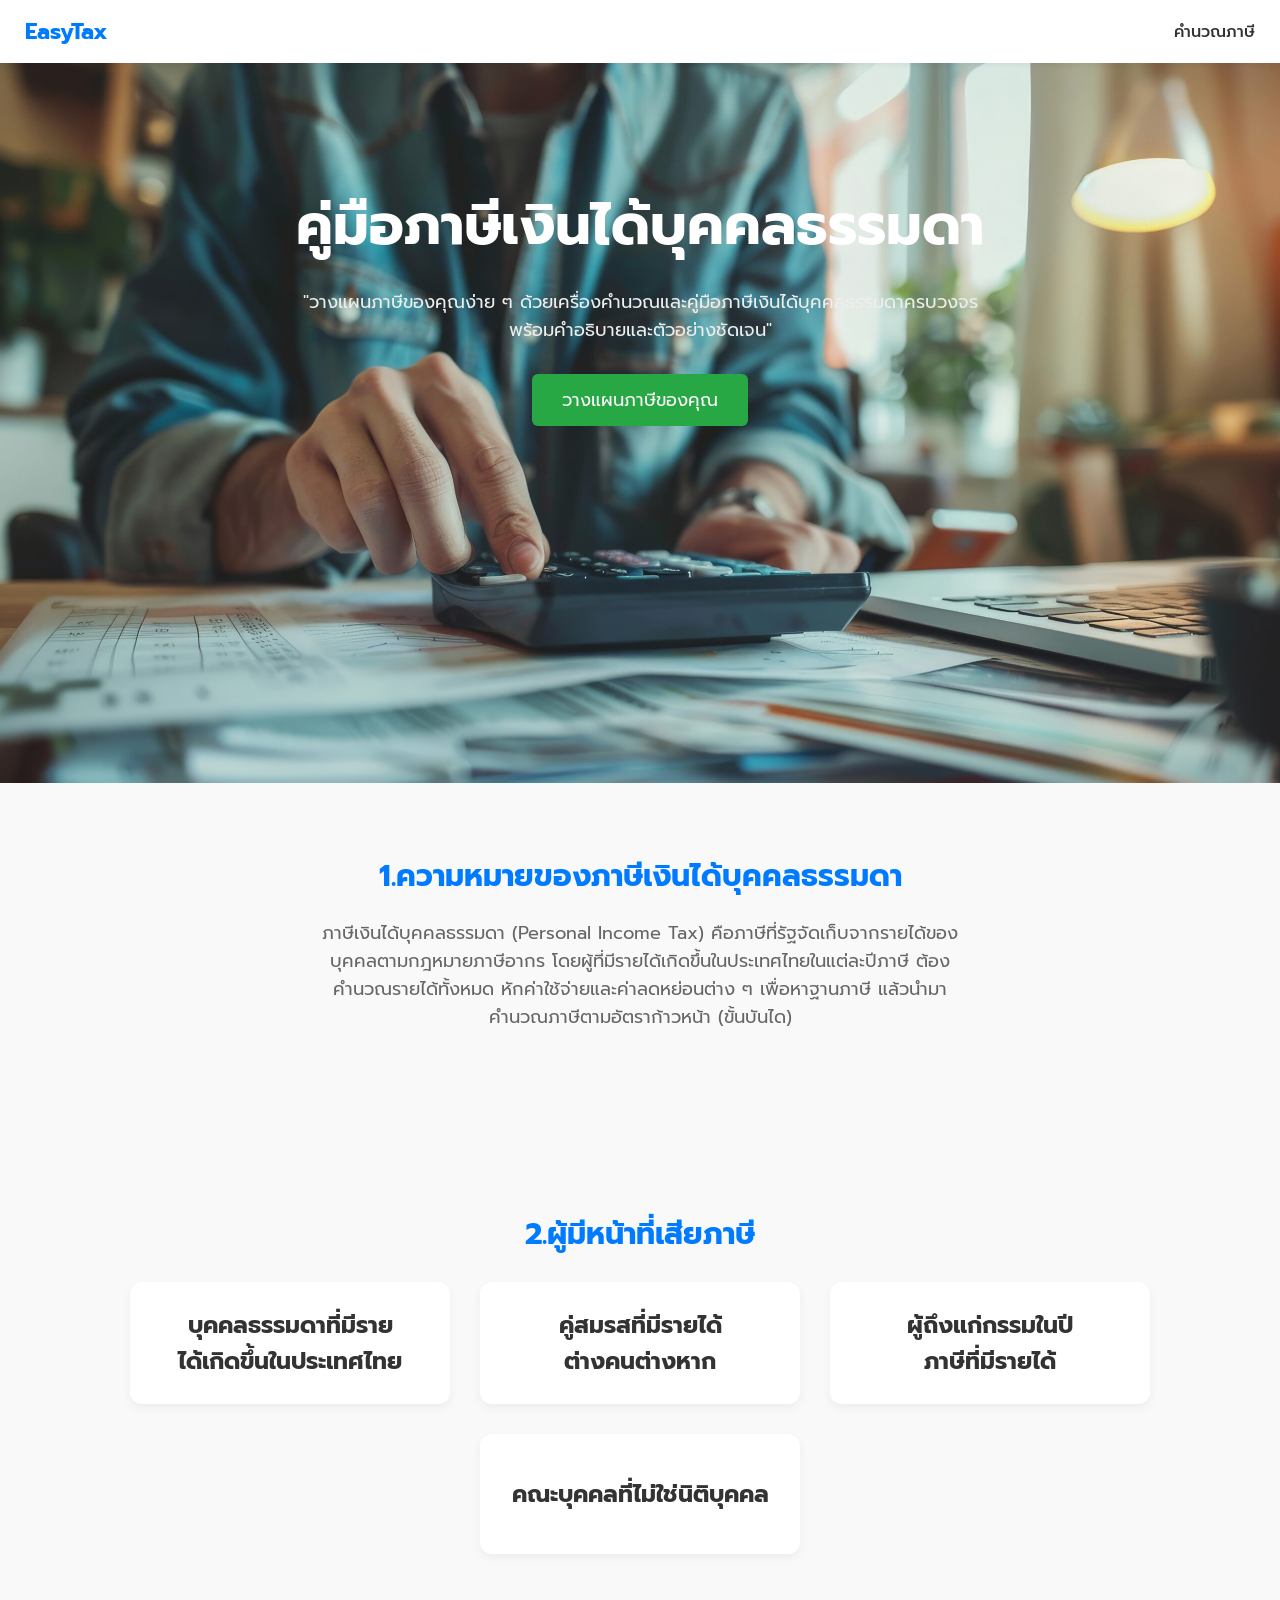
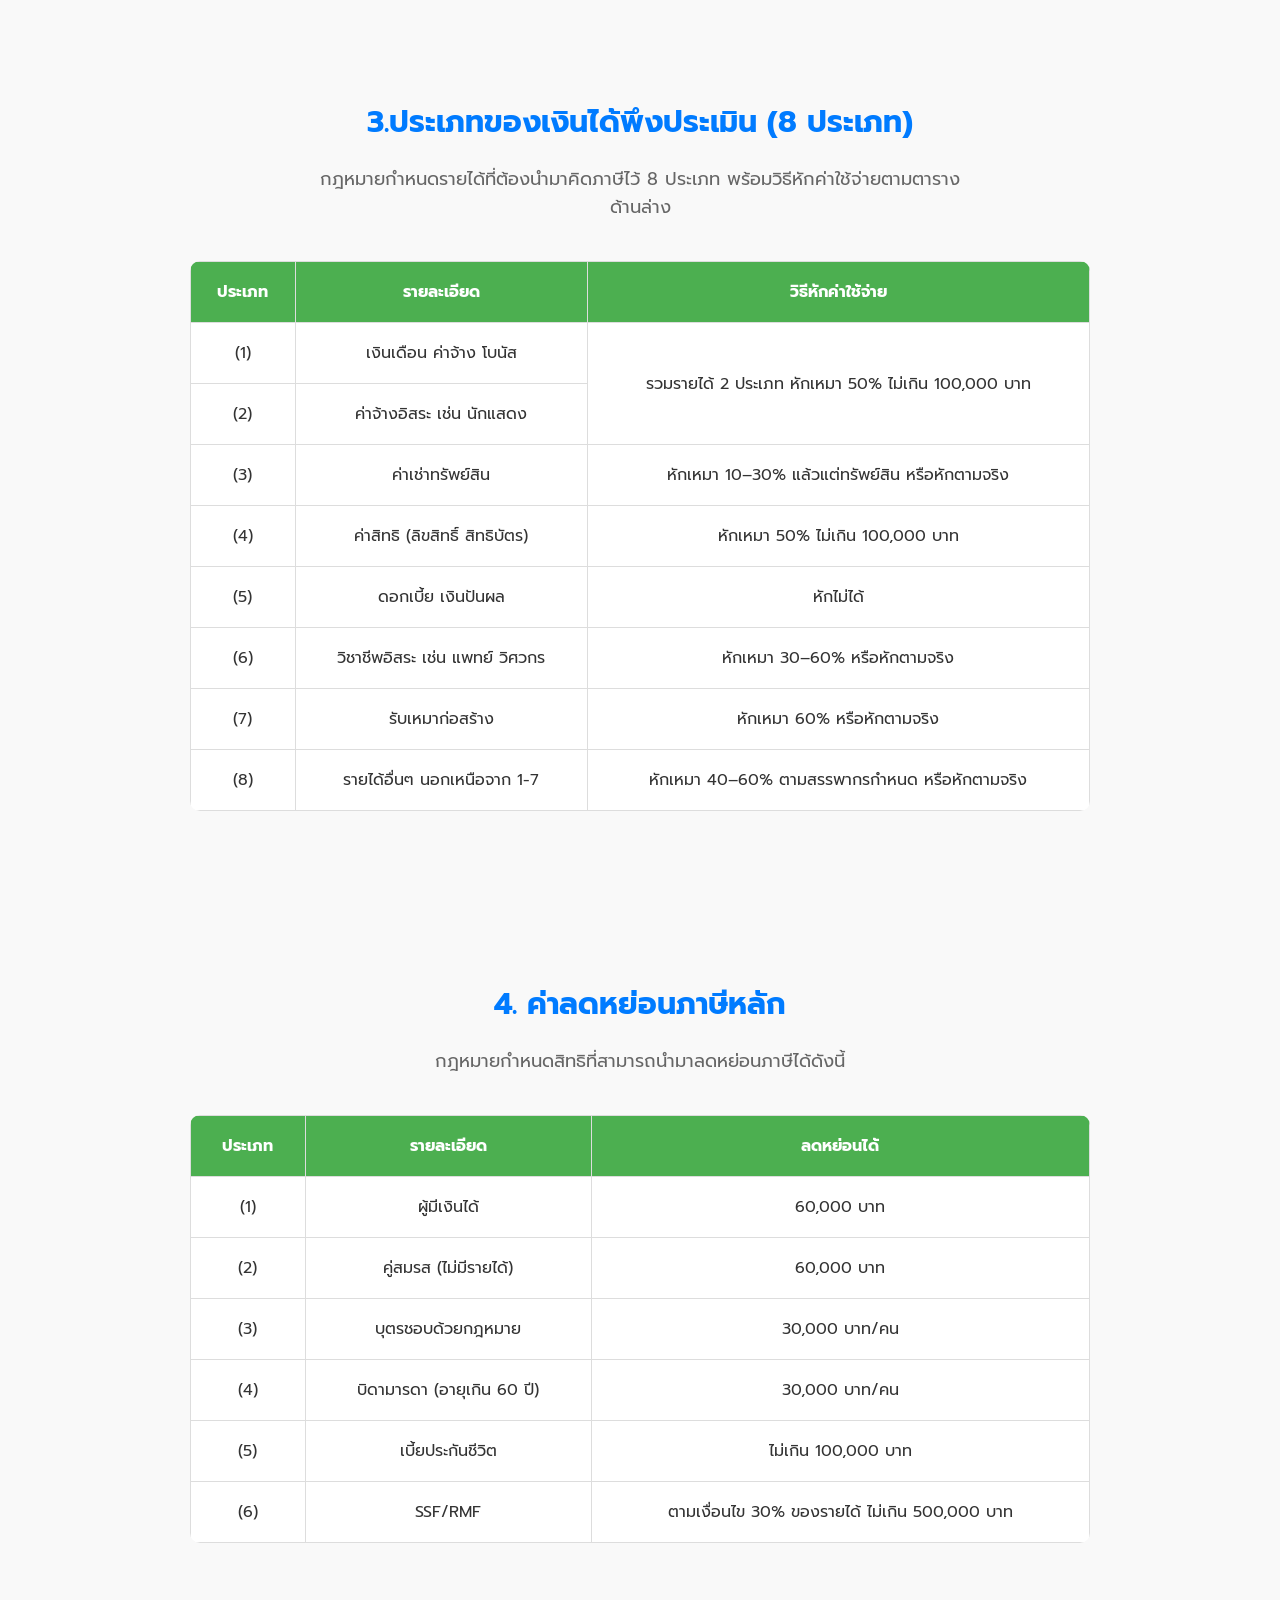
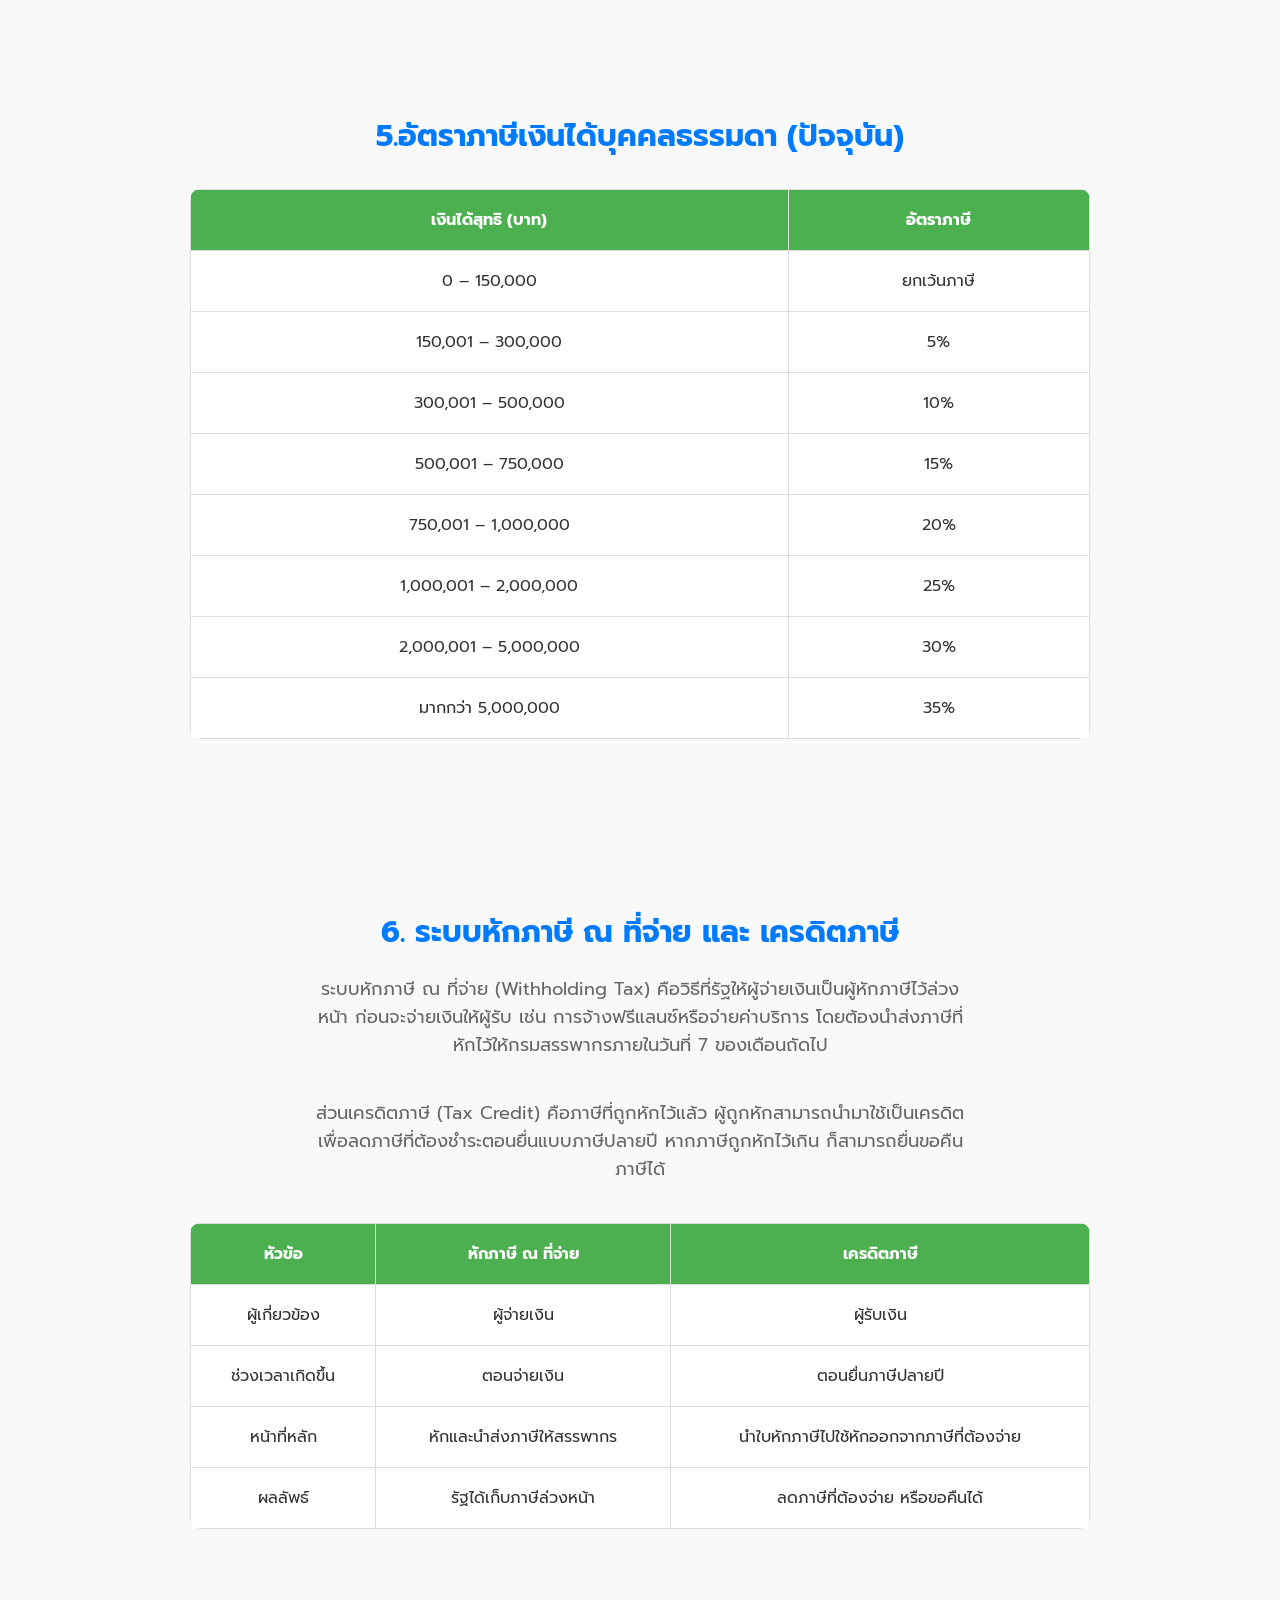
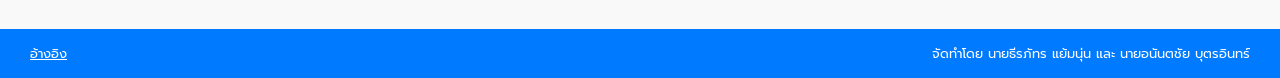
<file: index.html>
<!DOCTYPE html>
<html lang="th">
  <head>
    <meta charset="UTF-8" />
    <meta name="viewport" content="width=device-width, initial-scale=1.0" />
    <title>EasyTax – เครื่องคำนวณภาษี</title>
    <link rel="stylesheet" href="styles.css">
    <link href="https://fonts.googleapis.com/css2?family=Prompt:wght@400;600;700&display=swap" rel="stylesheet">
  </head> 
  <body>
    <header>
      <div class="logo">EasyTax</div>
      <nav>
        <a href="calculator.html" class="hover-link">คำนวณภาษี</a>
      </nav>
    </header>

    <section class="hero">
      <h1>คู่มือภาษีเงินได้บุคคลธรรมดา</h1>
      <p>
        "วางแผนภาษีของคุณง่าย ๆ
        ด้วยเครื่องคำนวณและคู่มือภาษีเงินได้บุคคลธรรมดาครบวงจร
        พร้อมคำอธิบายและตัวอย่างชัดเจน"
      </p>
      <button ><a style="text-decoration: none;color:#fafafa;" href="calculator.html">วางแผนภาษีของคุณ</a></button>
    </section>

    <section class="section">
      <h2>1.ความหมายของภาษีเงินได้บุคคลธรรมดา</h2>
      <p>
        ภาษีเงินได้บุคคลธรรมดา (Personal Income Tax)
        คือภาษีที่รัฐจัดเก็บจากรายได้ของบุคคลตามกฎหมายภาษีอากร
        โดยผู้ที่มีรายได้เกิดขึ้นในประเทศไทยในแต่ละปีภาษี ต้องคำนวณรายได้ทั้งหมด
        หักค่าใช้จ่ายและค่าลดหย่อนต่าง ๆ เพื่อหาฐานภาษี
        แล้วนำมาคำนวณภาษีตามอัตราก้าวหน้า (ขั้นบันได)
      </p>
    </section>

    <section class="section">
      <h2>2.ผู้มีหน้าที่เสียภาษี</h2>
      <div class="cards">
        <div class="cardInfo">
          <h3>บุคคลธรรมดาที่มีราย<br>ได้เกิดขึ้นในประเทศไทย</h3>
        </div>
        <div class="cardInfo">
          <h3>คู่สมรสที่มีรายได้<br>ต่างคนต่างหาก</h3>
        </div>
        <div class="cardInfo">
          <h3>ผู้ถึงแก่กรรมในปี<br>ภาษีที่มีรายได้</h3>
        </div>
        <div class="cardInfo">
          <h3>คณะบุคคลที่ไม่ใช่นิติบุคคล </h3>
        </div>
      </div>
    </section>

    <section class="section">
      <h2>3.ประเภทของเงินได้พึงประเมิน (8 ประเภท)</h2>
      <p>กฎหมายกำหนดรายได้ที่ต้องนำมาคิดภาษีไว้ 8 ประเภท
        พร้อมวิธีหักค่าใช้จ่ายตามตารางด้านล่าง</p>
      <table>
        <thead>
          <tr>
            <th>ประเภท</th>
            <th>รายละเอียด</th>
            <th>วิธีหักค่าใช้จ่าย</th>
          </tr>
        </thead>
        <tbody>
          <tr>
            <td>(1)</td>
            <td>เงินเดือน ค่าจ้าง โบนัส</td>
            <td rowspan="2">รวมรายได้ 2 ประเภท หักเหมา 50% ไม่เกิน 100,000 บาท</td>

          </tr>
          <tr>
            <td>(2)</td>
            <td>ค่าจ้างอิสระ เช่น นักแสดง</td>
            
          </tr>
          <tr>
            <td>(3)</td>
            <td>ค่าเช่าทรัพย์สิน</td>
            <td>หักเหมา 10–30% แล้วแต่ทรัพย์สิน หรือหักตามจริง</td>
          </tr>
          <tr>
            <td>(4)</td>
            <td>ค่าสิทธิ (ลิขสิทธิ์ สิทธิบัตร)</td>
            <td>หักเหมา 50% ไม่เกิน 100,000 บาท</td>
          </tr>
          <tr>
            <td>(5)</td>
            <td>ดอกเบี้ย เงินปันผล</td>
            <td>หักไม่ได้</td>
          </tr>
          <tr>
            <td>(6)</td>
            <td>วิชาชีพอิสระ เช่น แพทย์ วิศวกร</td>
            <td>หักเหมา 30–60% หรือหักตามจริง</td>
          </tr>
          <tr>
            <td>(7)</td>
            <td>รับเหมาก่อสร้าง</td>
            <td>หักเหมา 60% หรือหักตามจริง</td>
          </tr>
          <tr>
            <td>(8)</td>
            <td>รายได้อื่นๆ นอกเหนือจาก 1-7</td>
            <td> หักเหมา 40–60% ตามสรรพากรกำหนด หรือหักตามจริง</td>
          </tr>
        </tbody>
      </table>
    </section>

    <section class="section">
      <h2>4. ค่าลดหย่อนภาษีหลัก</h2>
      <p>กฎหมายกำหนดสิทธิที่สามารถนำมาลดหย่อนภาษีได้ดังนี้</p>
      <table>
        <thead>
          <tr>
            <th>ประเภท</th>
            <th>รายละเอียด</th>
            <th>ลดหย่อนได้</th>
          </tr>
        </thead>
        <tbody>
         <tr>
            <td>(1)</td>
            <td>ผู้มีเงินได้</td>
            <td>60,000 บาท</td>
          </tr>
          <tr>
            <td>(2)</td>
            <td>คู่สมรส (ไม่มีรายได้)</td>
            <td>60,000 บาท</td>
          </tr>
          <tr>
          <tr>
            <td>(3)</td>
            <td>บุตรชอบด้วยกฎหมาย</td>
            <td>30,000 บาท/คน</td>
          </tr>
          <tr>
            <td>(4)</td>
            <td>บิดามารดา (อายุเกิน 60  ปี)</td>
            <td> 30,000 บาท/คน</td>
          </tr>
          <tr>
            <td>(5)</td>
            <td>เบี้ยประกันชีวิต</td>
            <td>ไม่เกิน 100,000 บาท</td>
          </tr>
          <tr>
            <td>(6)</td>  
            <td>SSF/RMF </td>
            <td>ตามเงื่อนไข 30% ของรายได้ ไม่เกิน 500,000 บาท</td>
          </tr>
          
        </tbody>
      </table>
    </section>

    <section class="section">
      <h2>5.อัตราภาษีเงินได้บุคคลธรรมดา (ปัจจุบัน)</h2>

      <table>
        <thead>
          <tr>
            <th>เงินได้สุทธิ (บาท)</th>
            <th>อัตราภาษี</th>
          </tr>
        </thead>
        <tbody>
          <tr>
            <td>0 – 150,000</td>
            <td>ยกเว้นภาษี</td>
          </tr>
          <tr>
            <td>150,001 – 300,000</td>
            <td>5%</td>
          </tr>
          <tr>
            <td>300,001 – 500,000</td>
            <td>10%</td>
          </tr>
          <tr>
            <td>500,001 – 750,000</td>
            <td>15%</td>
          </tr>
          <tr>
            <td>750,001 – 1,000,000</td>
            <td>20%</td>
          </tr>
          <tr>
            <td>1,000,001 – 2,000,000</td>
            <td>25%</td>
          </tr>
          <tr>
            <td>2,000,001 – 5,000,000</td>
            <td>30%</td>
          </tr>
          <tr>
            <td>มากกว่า 5,000,000</td>
            <td>35%</td> 
          </tr>
        </tbody>
      </table>
    </section>

    <section class="section">
      <h2>6. ระบบหักภาษี ณ ที่จ่าย และ เครดิตภาษี</h2>
      <p>
        ระบบหักภาษี ณ ที่จ่าย (Withholding Tax) คือวิธีที่รัฐให้ผู้จ่ายเงินเป็นผู้หักภาษีไว้ล่วงหน้า 
        ก่อนจะจ่ายเงินให้ผู้รับ เช่น การจ้างฟรีแลนซ์หรือจ่ายค่าบริการ โดยต้องนำส่งภาษีที่หักไว้ให้กรมสรรพากรภายในวันที่ 7 ของเดือนถัดไป
      </p>
      <p>
        ส่วนเครดิตภาษี (Tax Credit) คือภาษีที่ถูกหักไว้แล้ว ผู้ถูกหักสามารถนำมาใช้เป็นเครดิต 
        เพื่อลดภาษีที่ต้องชำระตอนยื่นแบบภาษีปลายปี หากภาษีถูกหักไว้เกิน ก็สามารถยื่นขอคืนภาษีได้
      </p>
      <table>
        <thead>
          <tr><th>หัวข้อ</th><th>หักภาษี ณ ที่จ่าย</th><th>เครดิตภาษี</th></tr>
        </thead>
        <tbody>
          <tr><td>ผู้เกี่ยวข้อง</td><td>ผู้จ่ายเงิน</td><td>ผู้รับเงิน</td></tr>
          <tr><td>ช่วงเวลาเกิดขึ้น</td><td>ตอนจ่ายเงิน</td><td>ตอนยื่นภาษีปลายปี</td></tr>
          <tr><td>หน้าที่หลัก</td><td>หักและนำส่งภาษีให้สรรพากร</td><td>นำใบหักภาษีไปใช้หักออกจากภาษีที่ต้องจ่าย</td></tr>
          <tr><td>ผลลัพธ์</td><td>รัฐได้เก็บภาษีล่วงหน้า</td><td>ลดภาษีที่ต้องจ่าย หรือขอคืนได้</td></tr>
        </tbody>
      </table>
    </section>

    <footer class="footer">
      <a class="footer-left" href="https://www.rd.go.th/62337.html">อ้างอิง</a>

      <div class="footer-right">จัดทำโดย นายธีรภัทร แย้มนุ่น และ นายอนันตชัย บุตรอินทร์</div>
    </footer>
  </body>
</html>
</file>
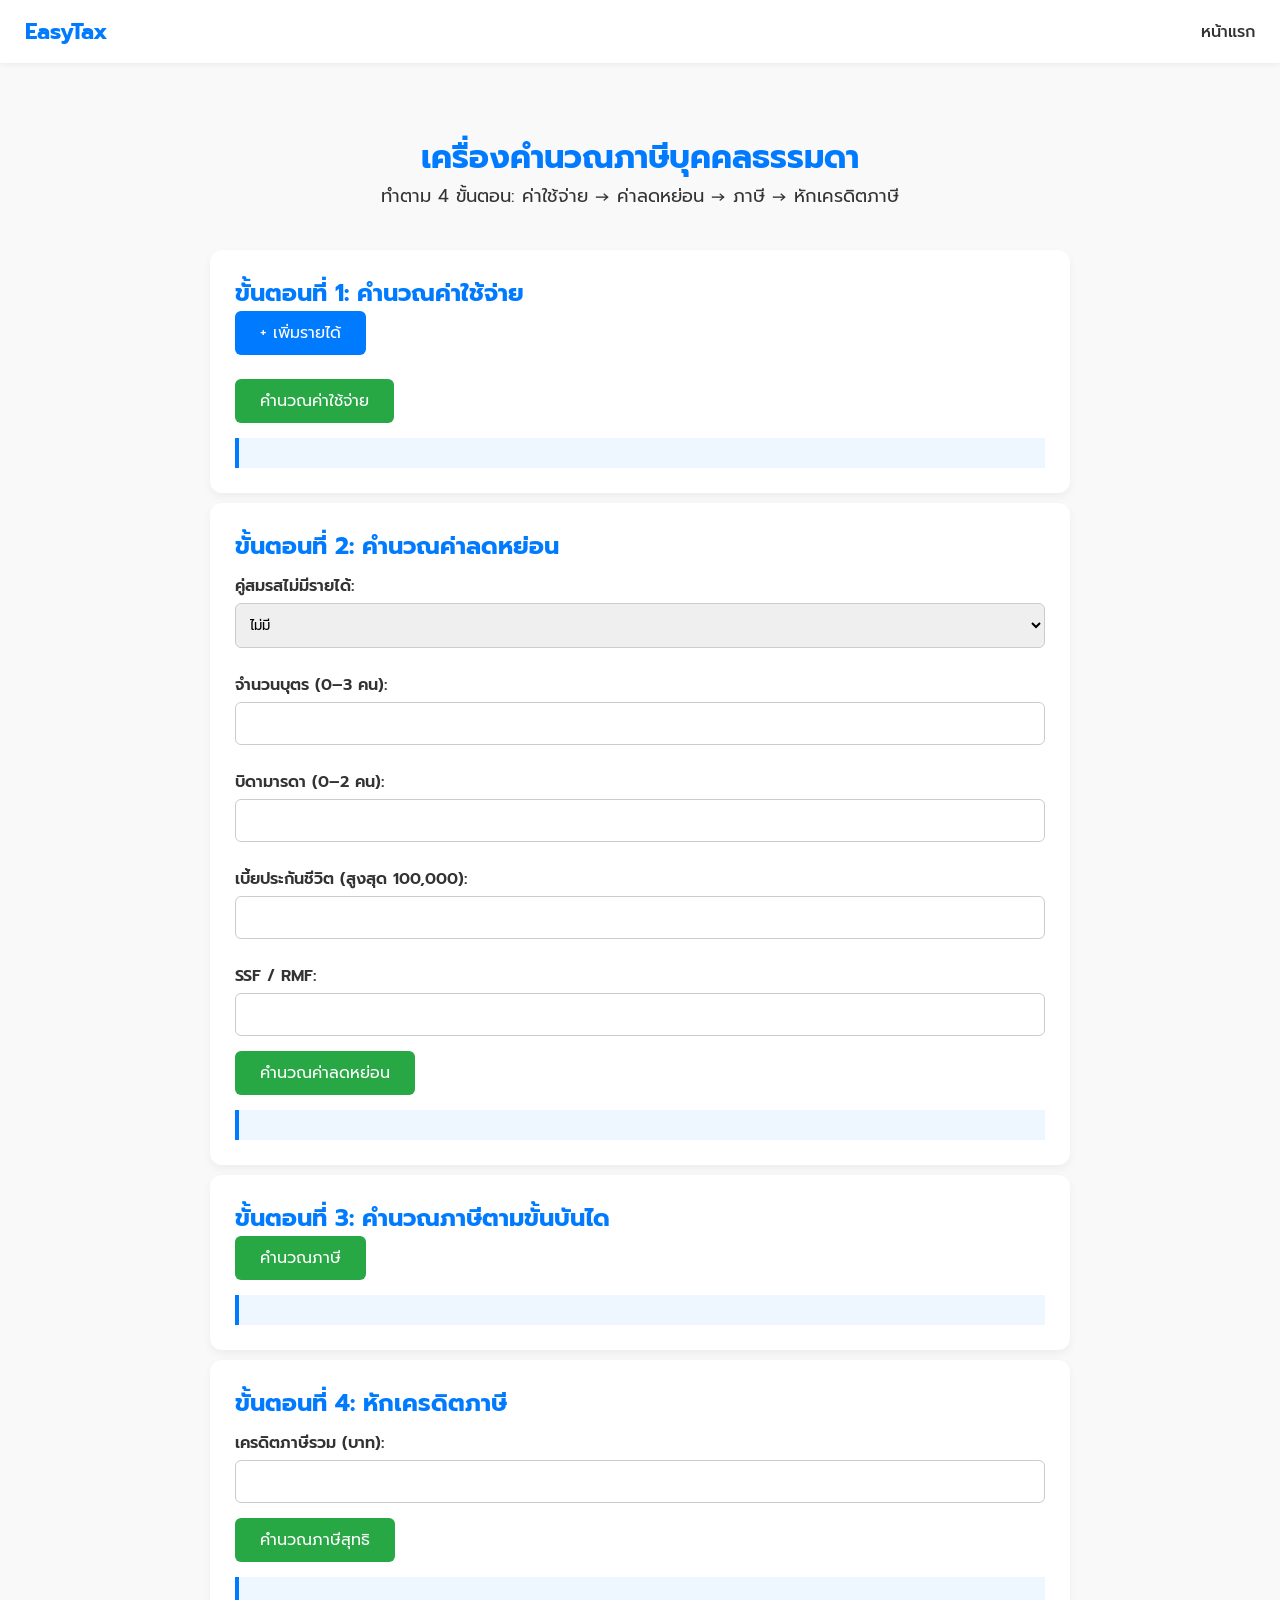
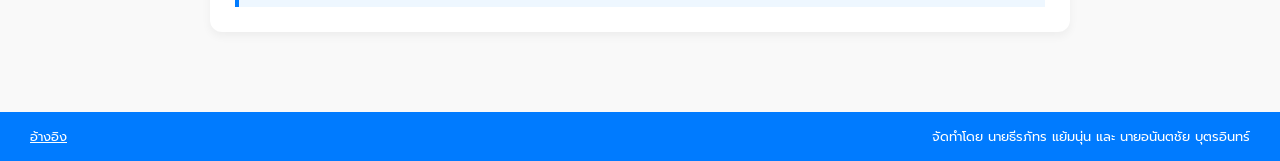
<file: calculator.html>
<!DOCTYPE html>
<html lang="th">
  <head>
    <meta charset="UTF-8" />
    <meta name="viewport" content="width=device-width, initial-scale=1.0" />
    <title>EasyTax – เครื่องคำนวณภาษี</title>
    <link rel="stylesheet" href="styles.css">
    <link href="https://fonts.googleapis.com/css2?family=Prompt:wght@400;600;700&display=swap" rel="stylesheet">
  </head>
  <body>
    <header>
      <div class="logo">EasyTax</div>
      <nav>
        <a href="index.html" class="hover-link">หน้าแรก</a>
      </nav>
    </header>

    <div class="container" >
      <h1 style="text-align: center; color: #007bff;">เครื่องคำนวณภาษีบุคคลธรรมดา</h1>
      <p class="subtitle">
        ทำตาม 4 ขั้นตอน: ค่าใช้จ่าย → ค่าลดหย่อน → ภาษี → หักเครดิตภาษี
      </p>

      <div class="card">
        <h2 style="color: #007bff;">ขั้นตอนที่ 1: คำนวณค่าใช้จ่าย</h2>

        <div id="income-list"></div>

        <button class="addIncome" onclick="addIncomeRow()">
          + เพิ่มรายได้
        </button>
        <br /><br />

        <button onclick="calculateExpense()">คำนวณค่าใช้จ่าย</button>
        <div id="expense-result" class="result-box"></div>
      </div>

      <div class="card">
        <h2 style="color: #007bff;">ขั้นตอนที่ 2: คำนวณค่าลดหย่อน</h2>

        <label>คู่สมรสไม่มีรายได้:</label>
        <select id="spouse">
          <option value="0">ไม่มี</option>
          <option value="60000">มี (+60,000)</option>
        </select>

        <label>จำนวนบุตร (0–3 คน):</label>
        <input type="text" id="children" oninput="numericOnly(this)" />

        <label>บิดามารดา (0–2 คน):</label>
        <input type="text" id="parents" oninput="numericOnly(this)" />

        <label>เบี้ยประกันชีวิต (สูงสุด 100,000):</label>
        <input type="text" id="life-insurance" oninput="numericOnly(this)" />

        <label>SSF / RMF:</label>
        <input type="text" id="fund" oninput="numericOnly(this)" />

        <button onclick="calculateDeduction()">คำนวณค่าลดหย่อน</button>
        <div id="deduction-result" class="result-box"></div>
      </div>


      <div class="card">
        <h2 style="color: #007bff;">ขั้นตอนที่ 3: คำนวณภาษีตามขั้นบันได</h2>
        <button onclick="calculateTax()">คำนวณภาษี</button>
        <div id="tax-result" class="result-box"></div>
      </div>

      <div class="card">
        <h2 style="color: #007bff;">ขั้นตอนที่ 4: หักเครดิตภาษี</h2>
        <label>เครดิตภาษีรวม (บาท):</label>
        <input type="text" id="taxCredit" oninput="numericOnly(this)" />

        <button onclick="applyCredit()">คำนวณภาษีสุทธิ</button> 
        <div id="finalResult" class="result-box"></div>
      </div>
    </div>

    <footer class="footer">
      <a class="footer-left" href="https://www.rd.go.th/62337.html">อ้างอิง</a>

      <div class="footer-right">
        จัดทำโดย นายธีรภัทร แย้มนุ่น และ นายอนันตชัย บุตรอินทร์
      </div>
    </footer>

    <script>
      let incomeIndex = 0;
      let expense = 0;
      let deduction = 0;
      const expenseRule = {
        1: "auto", // เงินเดือน
        2: "auto", // ค่าจ้างอิสระ
        3: "both", // ค่าเช่า
        4: "auto", // ค่าสิทธิ
        5: "none", // ดอกเบี้ย/ปันผล
        6: "both", // วิชาชีพอิสระ
        7: "both", // รับเหมา
        8: "both", // อื่นๆ
      };

      function numericOnly(input) {
        let cleaned = input.value.replace(/[^0-9,]/g, "");
        let number = cleaned.replace(/,/g, "");

        if (!isNaN(number) && number !== "") {
          input.value = Number(number).toLocaleString();
        } else {
          input.value = "";
        }
      }


      function addIncomeRow() {
        const container = document.getElementById("income-list");

        const row = document.createElement("div");
        row.className = "income-row";
        row.id = "row-" + incomeIndex;

        row.innerHTML = `
            <label>ประเภทเงินได้:</label>
            <select id="income-type-${incomeIndex}"onchange="updateExpenseMode(${incomeIndex})">
              <option value="1">เงินเดือน (50% ไม่เกิน 100,000)</option>
              <option value="2">ค่าจ้างอิสระ (50% ไม่เกิน 100,000)</option>
              <option value="3">ค่าเช่า (10-30%)</option>
              <option value="4">ค่าสิทธิ (50% ไม่เกิน 100,000)</option>
              <option value="5">ดอกเบี้ย/ปันผล (หักไม่ได้)</option>
              <option value="6">วิชาชีพอิสระ (30-60%)</option>
              <option value="7">รับเหมา (60%)</option>
              <option value="8">อื่นๆ (40-60%)</option>
            </select> 
           

            <label>รายได้ต่อปี:</label>
            <input type="text" id="income-${incomeIndex}" 
              placeholder="เช่น 450,000"
              oninput="numericOnly(this)">

        <label>วิธีหักค่าใช้จ่าย:</label>

        <div id="expense-mode-${incomeIndex}" style="margin-bottom:10px;">
          <div class="radio-option auto-mode">
            <input type="radio" name="mode-${incomeIndex}" value="auto" checked >
            <span>หักเหมาตามกฎหมาย</span>
          </div>
          <div class="radio-option real-mode">
            <input type="radio" name="mode-${incomeIndex}" value="real" class="">
            <span>หักค่าใช้จ่ายตามจริง</span>
          </div>
        </div>

            <div id="real-box-${incomeIndex}" style="display:none;">
              <label>ค่าใช้จ่ายตามจริง:</label>
              <input type="text" id="real-expense-${incomeIndex}"
                placeholder="เช่น 50,000"
                oninput="numericOnly(this)">
            </div>
            <div class="right-align-button">
              <button class="remove-btn" onclick="removeIncomeRow(${incomeIndex})">ลบรายการนี้</button>
            </div> 
          `;

        container.appendChild(row);
        updateExpenseMode(incomeIndex);
        incomeIndex++;
      }


      document.addEventListener("change", (e) => {
        if (e.target.name && e.target.name.startsWith("mode-")) {
          const index = e.target.name.split("-")[1];
          const box = document.getElementById("real-box-" + index);

          box.style.display = e.target.value === "real" ? "block" : "none";
        }
      });

      function updateExpenseMode(index) {
        const type = document.getElementById(`income-type-${index}`).value;
        const rule = expenseRule[type];

        const modeBox = document.getElementById(`expense-mode-${index}`);
        const autoMode = modeBox.querySelector(".auto-mode");
        const realMode = modeBox.querySelector(".real-mode");
        const realBox = document.getElementById(`real-box-${index}`);

        // ซ่อนทุกอย่างก่อน
        autoMode.style.display = "none";
        realMode.style.display = "none";
        realBox.style.display = "none";

        // กรณีหักไม่ได้เลย
        if (rule === "none") {
          modeBox.style.display = "none";
          return;
        }

        modeBox.style.display = "block";

        // กรณีหักเหมาอย่างเดียว
        if (rule === "auto") {
          autoMode.style.display = "block";
          autoMode.querySelector("input").checked = true;
        }

        // กรณีเลือกได้ทั้งสองแบบ
        if (rule === "both") {
          autoMode.style.display = "block";
          realMode.style.display = "block";
          autoMode.querySelector("input").checked = true;
        }
      }

      /* ✅ ลบรายการ */
      function removeIncomeRow(id) {
        const row = document.getElementById("row-" + id);
        if (row) row.remove();
      }

      /* ✅ คำนวณค่าใช้จ่าย */
      function calculateExpense() {
        let totalExpense = 0;
        let incomeType12Total = 0; // 
        for (let i = 0; i < incomeIndex; i++) {
          const typeEl = document.getElementById(`income-type-${i}`);
          const incomeEl = document.getElementById(`income-${i}`);
          const modeEl = document.querySelector(
            `input[name="mode-${i}"]:checked`
          );
          if (!typeEl || !incomeEl || !modeEl) continue;
          const type = Number(typeEl.value);
          const income = Number(incomeEl.value.replace(/,/g, "") || 0);
          const mode = modeEl.value;
          let exp = 0;
          /* ✅ หักตามจริง */
          if (mode === "real") {
            const realEl = document.getElementById(`real-expense-${i}`);
            const real = Number(
              (realEl?.value || "0").replace(/,/g, "")
            );
            exp = Math.min(real, income);
          } 
          /* ✅ หักเหมา */
          else {
            if (type === 1 || type === 2) {
              incomeType12Total += income; // ✅ สะสมอย่างเดียว
            } else if (type === 4) {
              exp = Math.min(income * 0.5, 100000);
            } else if (type === 3) {
              exp = income * 0.15;
            } else if (type === 6) {
              exp = income * 0.45;
            } else if (type === 7) {
              exp = income * 0.6;
            } else if (type === 8) {
              exp = income * 0.5;
            }
          }
          totalExpense += exp;
        }
        /* ✅ คิด type 1 + 2 หลัง loop */
        if (incomeType12Total > 0) {
          totalExpense += Math.min(incomeType12Total * 0.5, 100000);
        }

        expense = totalExpense;

        document.getElementById("expense-result").innerHTML =
          "ค่าใช้จ่ายรวมทั้งหมด: " + totalExpense.toLocaleString() + " บาท";
      }

      /* ✅ ค่าลดหย่อน */
      function calculateDeduction() {
        const spouse = Number(document.getElementById("spouse").value);

        const children = Number(
          document.getElementById("children").value.replace(/,/g, "") || 0
        );

        const parents = Number(
          document.getElementById("parents").value.replace(/,/g, "") || 0
        );

        const insurance = Math.min(
          Number(
            document.getElementById("life-insurance").value.replace(/,/g, "")
          ) || 0,
          100000
        );

        const fund = Math.min(
          Number(document.getElementById("fund").value.replace(/,/g, "")
          ) || 0,
          500000
        );
        let childrenDeduction = 0;

        if (children <= 2) childrenDeduction = children * 30000;
        else childrenDeduction = 60000 + (children - 2) * 60000;

        deduction =
          60000 +
          spouse +
          childrenDeduction +
          parents * 30000 +
          insurance +
          fund;

        document.getElementById("deduction-result").innerHTML =
          "ค่าลดหย่อนรวม: " + deduction.toLocaleString() + " บาท";
      }

      
      let tax = 0; // ตัวแปร global เก็บภาษี

      function calculateTax() {
        let totalIncome = 0;

        for (let i = 0; i < incomeIndex; i++) {
          const incomeEl = document.getElementById(`income-${i}`);
          if (!incomeEl) continue;
          totalIncome += Number(incomeEl.value.replace(/,/g, "") || 0);
        }

        const net = totalIncome - expense - deduction;

        // ใช้ global tax
        if (net <= 150000) tax = 0;
        else if (net <= 300000) tax = (net - 150000) * 0.05;
        else if (net <= 500000) tax = 7500 + (net - 300000) * 0.1;
        else if (net <= 750000) tax = 27500 + (net - 500000) * 0.15;
        else if (net <= 1000000) tax = 65000 + (net - 750000) * 0.2;
        else if (net <= 2000000) tax = 115000 + (net - 1000000) * 0.25;
        else if (net <= 5000000) tax = 365000 + (net - 2000000) * 0.3;
        else tax = 1265000 + (net - 5000000) * 0.35;

        document.getElementById("tax-result").innerHTML =
          "ภาษีที่ต้องจ่าย: " + Math.max(0, tax).toLocaleString() + " บาท";
      }

      function applyCredit() {
        const credit =
          +document.getElementById("taxCredit").value.replace(/,/g, "") || 0;
        const netTax = tax - credit; // ใช้ global tax

        let message = "";
        if (netTax > 0)
          message = `ภาษีที่ต้องจ่ายเพิ่ม: ${netTax.toLocaleString()} บาท`;
        else if (netTax < 0)
          message = `ขอคืนภาษีได้: ${Math.abs(netTax).toLocaleString()} บาท`;
        else message = `ไม่ต้องจ่ายเพิ่ม`;

        document.getElementById("finalResult").innerHTML = message;
      }
    </script>
  </body>
</html>
</file>
<file: styles.css>
* {
        margin: 0;
        padding: 0;
        box-sizing: border-box;
        font-family: "Prompt", sans-serif;
    }

    body {

        color: #333;
        background-color: #f9f9f9;
    }

    
    header {
        padding: 15px 25px;
        display: flex;
        justify-content: space-between;
        align-items: center;
        background-color: #fff;
        box-shadow: 0 2px 5px rgba(0, 0, 0, 0.05);
        position: sticky;
        top: 0;
        z-index: 100;
        width: 100%;



    }
    header .logo {
        font-weight: 700;
        font-size: 22px;
        color: #007bff;
        width: auto;
        display: inline-block;
    }

    header nav  {
        display: inline-block;
        text-align: right;
    }

    header nav a {
        font-weight: 500;
        color: #555;
        text-decoration: none;
    }

    .hover-link {
        font-size: 16px;
        color: #333;
        text-decoration: none;
        transition: 
          font-size 0.3s ease,
          color  0.3s ease;
    }

    .hover-link:hover {
        font-size: 20px;   
        color: #007bff;  
    }
   
    .hero {
        position: relative;
        text-align: center;
        padding: 120px 20px 60px;
        min-height: 80vh;
        background-image: url("assets/background.jpg");
        background-size: cover;
        background-position: center;
        background-repeat: no-repeat;
        color: #fff;
    }

    .hero::before {
        content: "";
        position: absolute;
        top: 0;
        left: 0;
        width: 100%;
        height: 100%;
        background: rgba(0, 0, 0, 0.45);
        backdrop-filter: blur(2px);
        z-index: -1;
    }

    .hero h1 {
        font-size: 56px;
        margin-bottom: 20px;
        font-weight: 700;
        color: #ffffff;
    }

    .hero p {
        font-size: 18px;
        margin-bottom: 30px;
        color: #eee;
        max-width: 700px;
        margin-left: auto;
        margin-right: auto;
    }
    .hero button {
        padding: 12px 30px;
        background-color: #28a745;
        color: #fff;
        border: none;
        border-radius: 6px;
        font-size: 18px;
        cursor: pointer;
    }

    .section {
        padding: 70px 20px;
        text-align: center;

     }

    .section h2 {
        font-size: 30px;
        margin-bottom: 20px;
        color: #007bff;
    }

    .section p {
        color: #666;
        max-width: 650px;
        margin: 0 auto 40px;
        font-size: 18px;
    }

    .cards {
        display: flex;
        flex-wrap: wrap;
        justify-content: center;
        gap: 20px;

    }

    .card {
        background: #fff;
        padding: 25px;
        width: auto;
        border-radius: 12px;
        box-shadow: 0 4px 10px rgba(0, 0, 0, 0.05);
        margin-bottom: 10px;
    }
  

    .cardInfo {
        background: #fff;
        padding: 25px;
        border-radius: 12px;
        box-shadow: 0 4px 10px rgba(0, 0, 0, 0.05);
        width: 90%;
        max-width: 320px;
        min-height: 120px;
        margin: 5px;
        display: flex;
        align-items: center;
        justify-content: center;
        text-align: center;
        font-size: clamp(16px, 4vw, 20px);
        font-weight: 600;
  
    }

    .features {
        display: grid;
        grid-template-columns: repeat(3, 1fr); 
        justify-items: center;
        padding: 20px;
    }

      .feature {
        display: flex;
        align-items: center;
        gap: 15px;
        width: 100%;
        max-width: 280px; 
    }

    .feature img {
        width: 70px;
        height: 70px;
        object-fit: contain;
        padding: 5px; 
    }
    
    table {
        margin: 30px auto;
        width: 90%;
        max-width: 900px;
        border-collapse: collapse;
        background-color: #fff;
        overflow: hidden;
        border-radius: 10px;
    }

    th,
    td {
        padding: 18px;
        text-align: center;
        border: 1px solid #ddd;
    }

    th {
        background-color: #4caf50;
        color: white;
    }

      tr:nth-child(even) {
        background-color: #fff;
    }


    
    .footer {
        background-color: #007bff;
        color: white;
        padding: 15px 30px;
        font-size: 13px;

        display: flex;
        justify-content: space-between; 
        align-items: center;
        flex-wrap: wrap;
    }

    .footer a {
        color: white;
        text-decoration: underline;
    }

    

    label {
        font-weight: 600;
        margin-top: 10px;
        display: block;
    }

    input,
    select {
        width: 100%;
        padding: 10px;
        margin-top: 5px;
        margin-bottom: 15px;
        border-radius: 6px;
        border: 1px solid #ccc;
    }

    button {
        padding: 10px 25px;
        background: #28a745;
        border: none;
        color: #fff;
        border-radius: 6px;
        cursor: pointer;
        font-size: 16px;
    }

    button:hover {
        background: #218838;
    }

    
    .addIncome {
        padding: 10px 25px;
        background: #007bff;
        border: none;
        color: #fff;
        border-radius: 6px;
        cursor: pointer;
        font-size: 16px;
    }

    .addIncome:hover {
      background: #0063cc;
    }

    .result-box {
        margin-top: 15px;
        padding: 15px;
        background: #eef7ff;
        border-left: 4px solid #007bff;
        font-weight: 600;
    }


    .income-row {
        padding: 15px;
        border: 1px solid #ddd;
        border-radius: 8px;
        margin-bottom: 15px;
        background: #fafafa;
    }

    .remove-btn {
        background: #fafafa;
        color: #ddd;
        border: 1px solid #ddd;
        text-align: right;
    }

    .remove-btn:hover {
        background: #dc3545;
        color: #ddd;
    }

    .right-align-button {
        text-align: right;
    }

    input[type="radio"] {
        flex: 0 0 auto;
        width: auto;
    }
    
    .container {
        max-width: 900px;
        margin: 50px auto;
        padding: 20px;
    }

    .subtitle {
        text-align: center;
        font-size: 18px;
        margin-bottom: 40px;
    }
</file>
